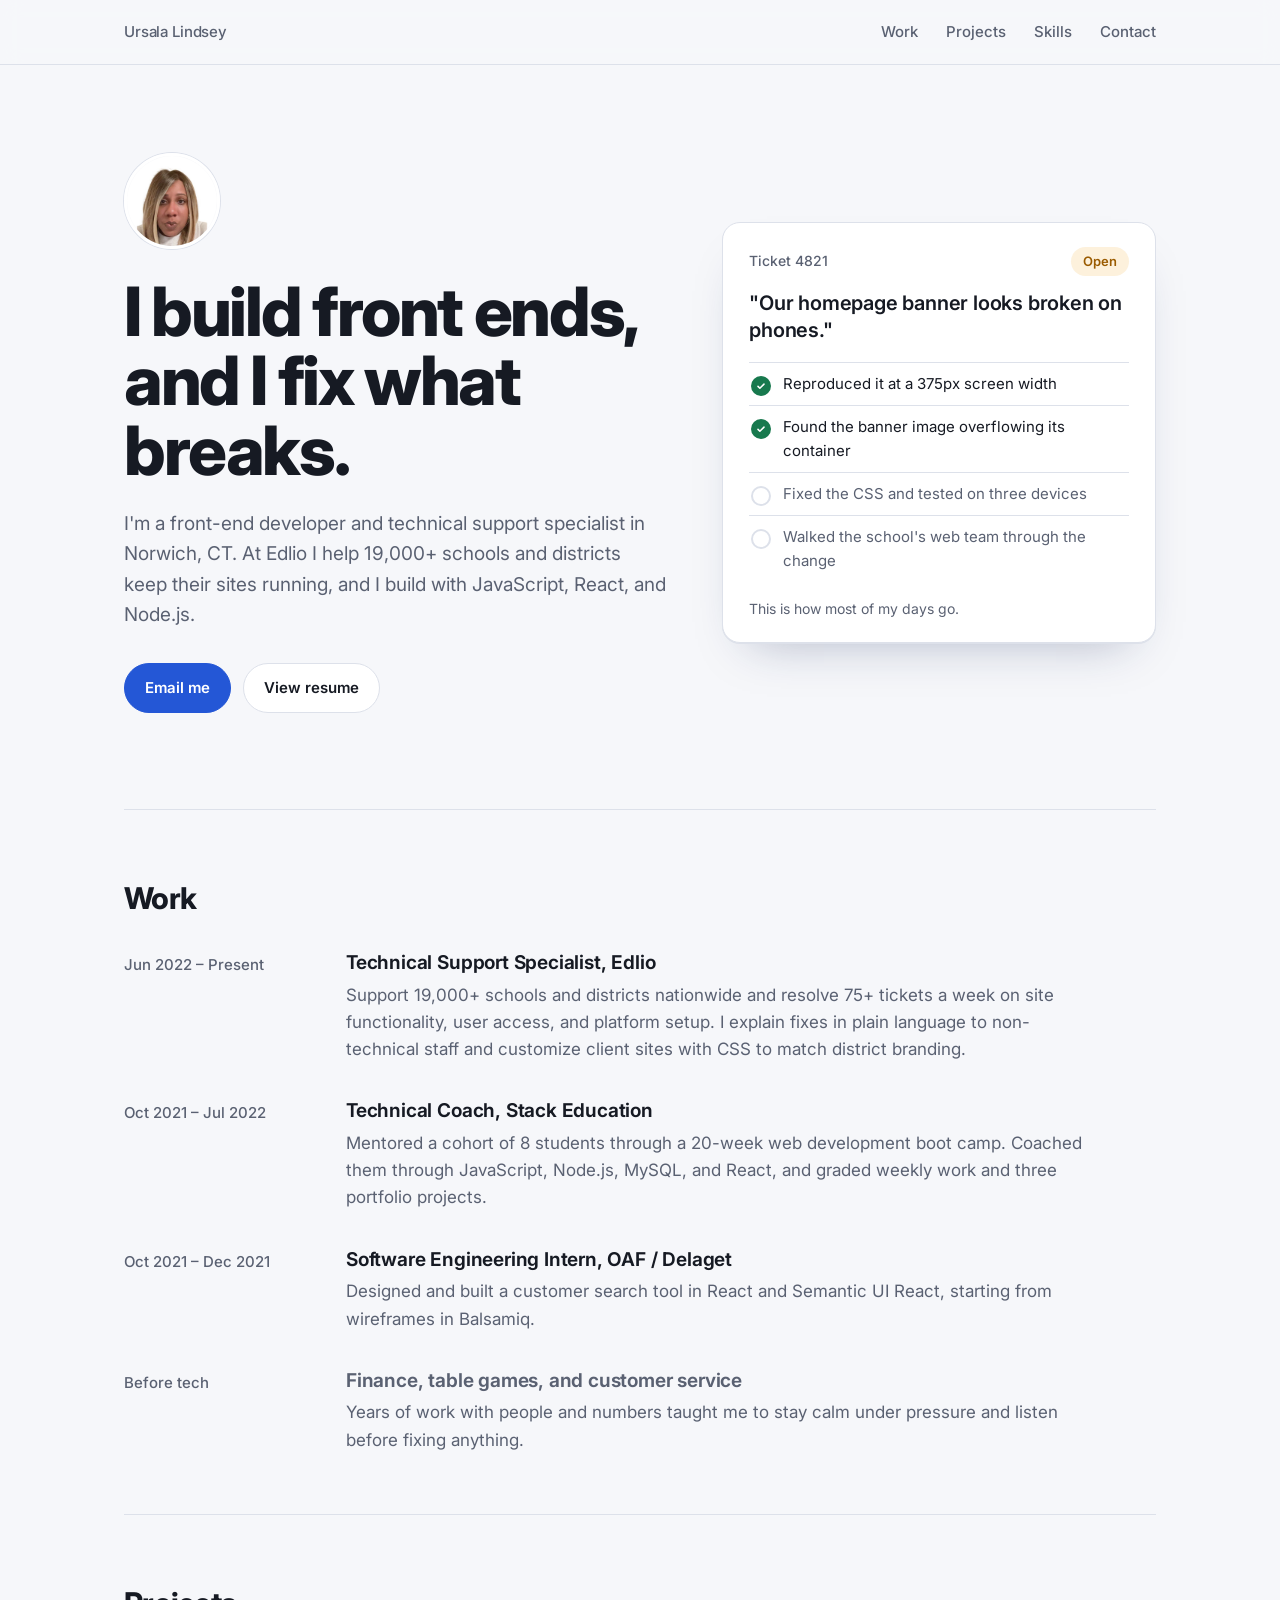
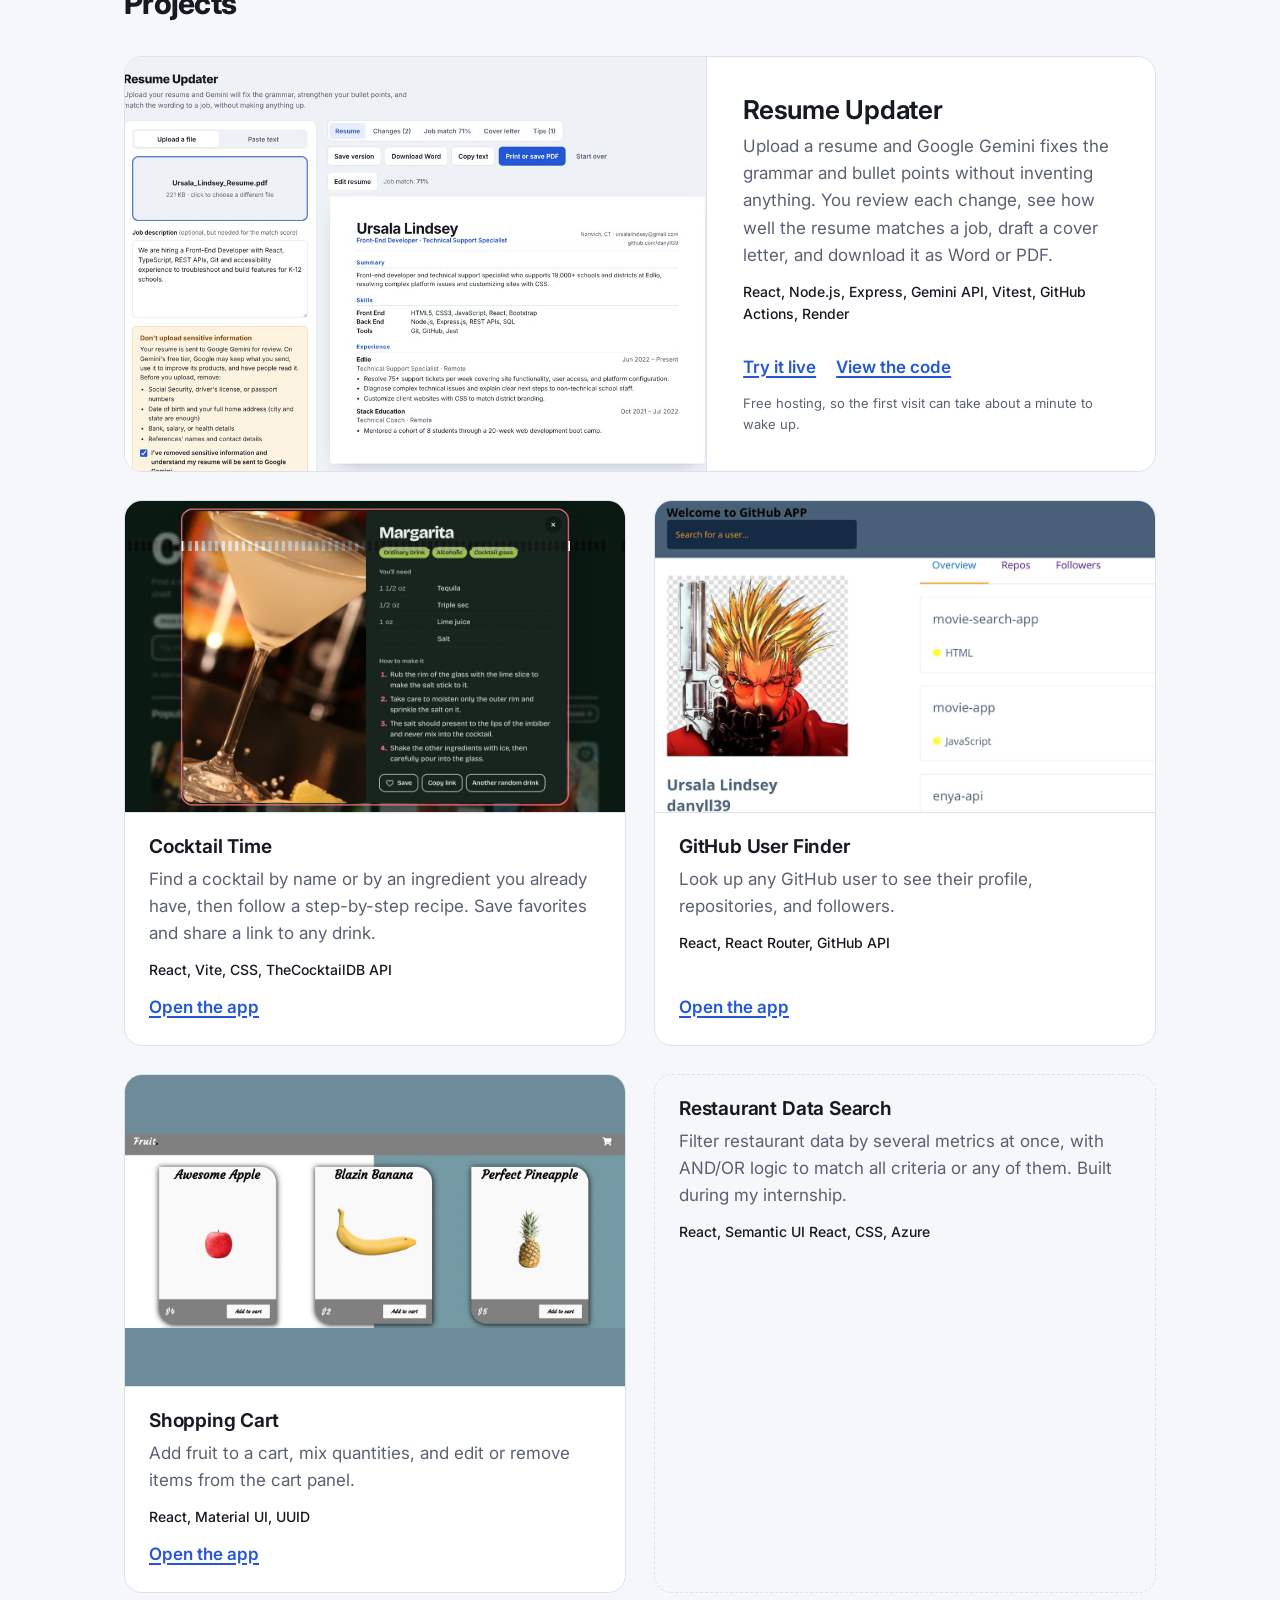
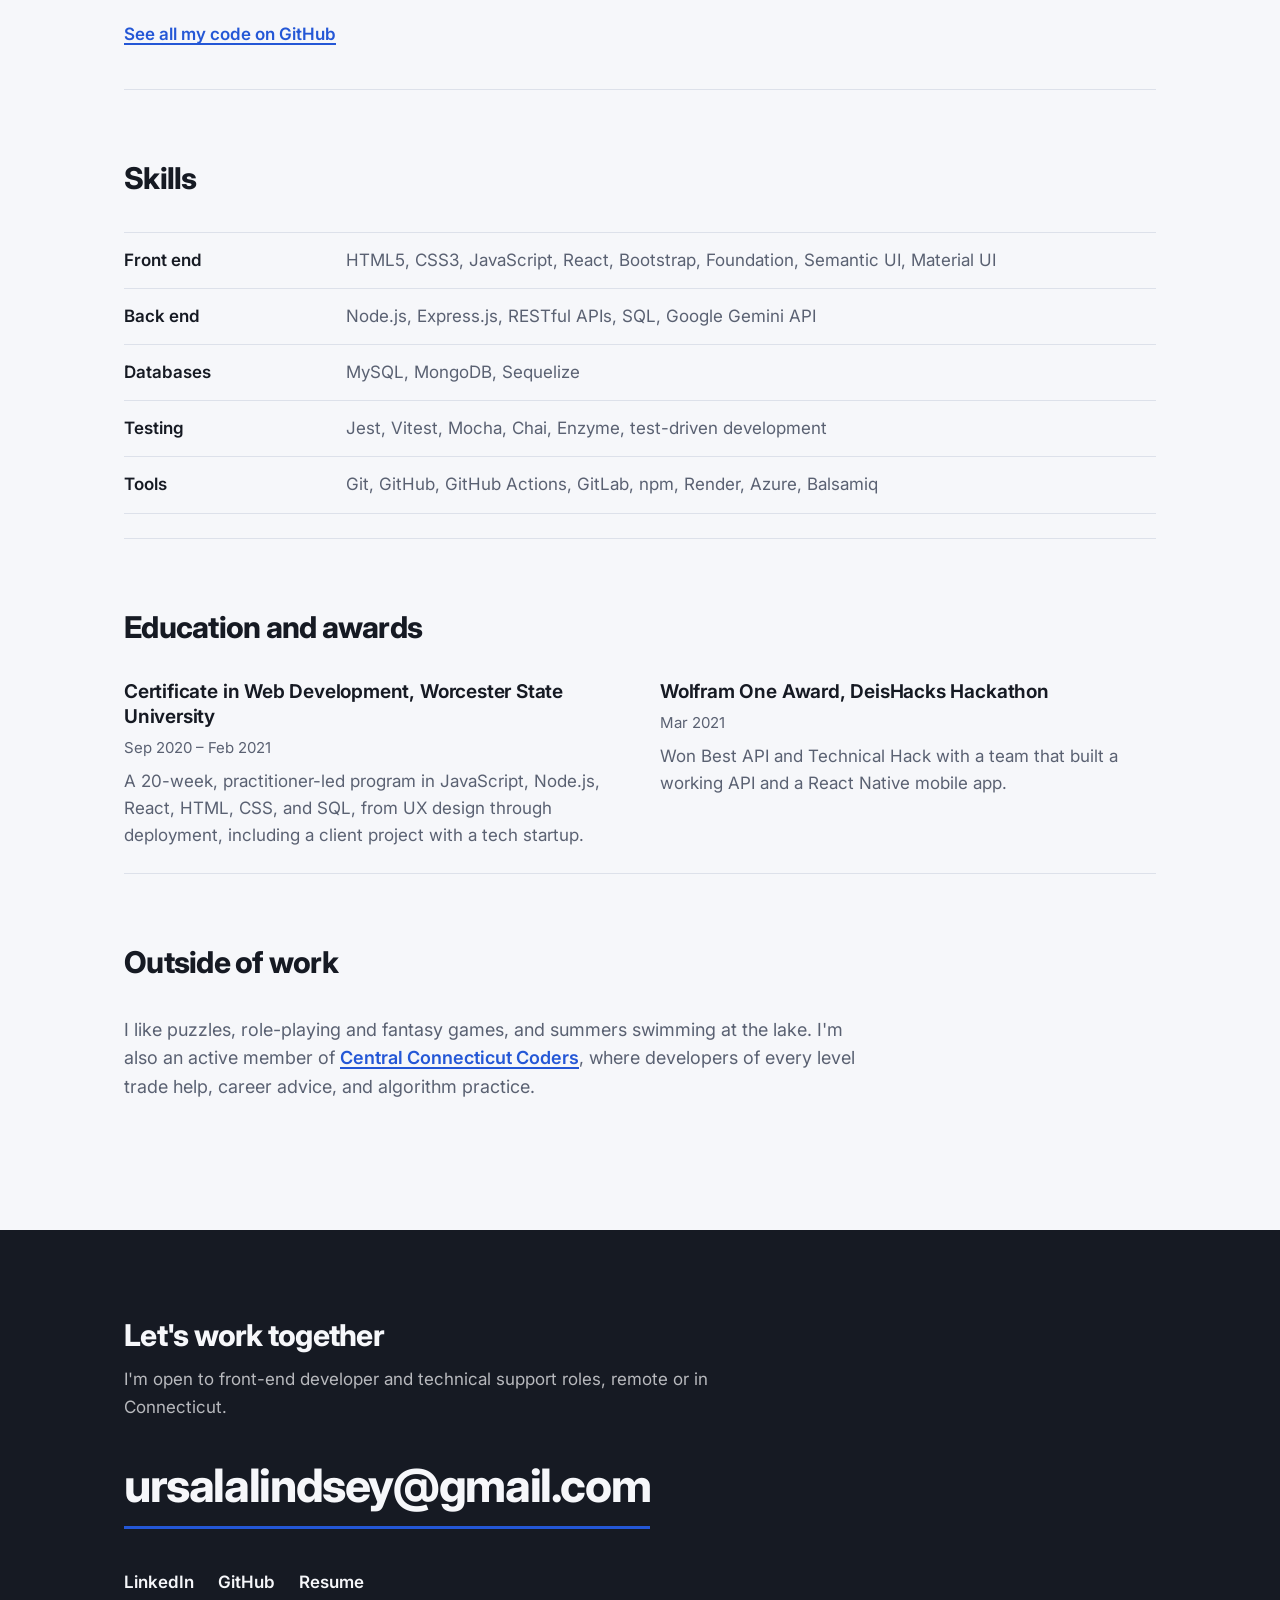
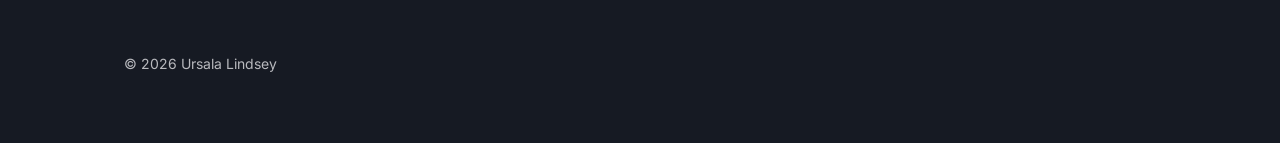
<file: index.html>
<!DOCTYPE html>
<html lang="en">
<head>
  <meta charset="UTF-8">
  <meta name="viewport" content="width=device-width, initial-scale=1.0">
  <title>Ursala Lindsey | Front-End Developer</title>
  <meta name="description" content="Ursala Lindsey is a front-end developer and technical support specialist in Norwich, CT, building with JavaScript, React, and Node.js.">
  <link rel="preconnect" href="https://fonts.googleapis.com">
  <link rel="preconnect" href="https://fonts.gstatic.com" crossorigin>
  <link href="https://fonts.googleapis.com/css2?family=Inter:wght@400;500;600;700;800&display=swap" rel="stylesheet">
  <link rel="stylesheet" href="styles.css">
</head>
<body>
  <a class="skip" href="#main">Skip to content</a>

  <header class="site-header">
    <div class="wrap nav">
      <a class="brand" href="#top">Ursala Lindsey</a>
      <nav aria-label="Main">
        <ul>
          <li><a href="#work">Work</a></li>
          <li><a href="#projects">Projects</a></li>
          <li><a href="#skills">Skills</a></li>
          <li><a href="#contact">Contact</a></li>
        </ul>
      </nav>
    </div>
  </header>

  <main id="main">
    <section class="hero wrap" id="top">
      <div class="hero-copy">
        <img class="avatar" src="images/ursala.jpg" alt="Ursala Lindsey" width="96" height="96">
        <h1>I build front ends, and I fix what breaks.</h1>
        <p class="lede">I'm a front-end developer and technical support specialist in Norwich, CT. At Edlio I help 19,000+ schools and districts keep their sites running, and I build with JavaScript, React, and Node.js.</p>
        <div class="actions">
          <a class="btn primary" href="mailto:ursalalindsey@gmail.com">Email me</a>
          <a class="btn" href="Ursala_Lindsey_Resume.pdf" target="_blank" rel="noopener">View resume</a>
        </div>
      </div>

      <aside class="ticket" aria-label="Example of how I work through a support ticket">
        <div class="ticket-top">
          <span class="ticket-id">Ticket 4821</span>
          <span class="status" data-status>Open</span>
        </div>
        <p class="ticket-issue">"Our homepage banner looks broken on phones."</p>
        <ol class="ticket-steps">
          <li>Reproduced it at a 375px screen width</li>
          <li>Found the banner image overflowing its container</li>
          <li>Fixed the CSS and tested on three devices</li>
          <li>Walked the school's web team through the change</li>
        </ol>
        <p class="ticket-note">This is how most of my days go.</p>
      </aside>
    </section>

    <section class="section wrap" id="work">
      <h2>Work</h2>
      <ol class="timeline">
        <li>
          <div class="when">Jun 2022 – Present</div>
          <div>
            <h3>Technical Support Specialist, Edlio</h3>
            <p>Support 19,000+ schools and districts nationwide and resolve 75+ tickets a week on site functionality, user access, and platform setup. I explain fixes in plain language to non-technical staff and customize client sites with CSS to match district branding.</p>
          </div>
        </li>
        <li>
          <div class="when">Oct 2021 – Jul 2022</div>
          <div>
            <h3>Technical Coach, Stack Education</h3>
            <p>Mentored a cohort of 8 students through a 20-week web development boot camp. Coached them through JavaScript, Node.js, MySQL, and React, and graded weekly work and three portfolio projects.</p>
          </div>
        </li>
        <li>
          <div class="when">Oct 2021 – Dec 2021</div>
          <div>
            <h3>Software Engineering Intern, OAF / Delaget</h3>
            <p>Designed and built a customer search tool in React and Semantic UI React, starting from wireframes in Balsamiq.</p>
          </div>
        </li>
        <li>
          <div class="when">Before tech</div>
          <div>
            <h3>Finance, table games, and customer service</h3>
            <p>Years of work with people and numbers taught me to stay calm under pressure and listen before fixing anything.</p>
          </div>
        </li>
      </ol>
    </section>

    <section class="section wrap" id="projects">
      <h2>Projects</h2>
      <div class="projects">
        <article class="project feature">
          <a class="shot" href="https://resume-updater-f62c.onrender.com/" target="_blank" rel="noopener">
            <img src="images/resume-updater.jpg" alt="Resume Updater showing an uploaded resume, a job description, and the fixed resume with a 71% job match" loading="lazy" width="1200" height="750">
          </a>
          <div class="project-body">
            <h3>Resume Updater</h3>
            <p>Upload a resume and Google Gemini fixes the grammar and bullet points without inventing anything. You review each change, see how well the resume matches a job, draft a cover letter, and download it as Word or PDF.</p>
            <p class="stack">React, Node.js, Express, Gemini API, Vitest, GitHub Actions, Render</p>
            <div class="links">
              <a class="link" href="https://resume-updater-f62c.onrender.com/" target="_blank" rel="noopener">Try it live</a>
              <a class="link" href="https://github.com/danyll39/resume-updater" target="_blank" rel="noopener">View the code</a>
            </div>
            <p class="note">Free hosting, so the first visit can take about a minute to wake up.</p>
          </div>
        </article>

        <article class="project">
          <a class="shot" href="https://cocktail-time.onrender.com/" target="_blank" rel="noopener">
            <img src="images/cocktail-time.jpg" alt="Cocktail Time recipe view for a Margarita with ingredients, steps, and save and share buttons" loading="lazy" width="1200" height="750">
          </a>
          <div class="project-body">
            <h3>Cocktail Time</h3>
            <p>Find a cocktail by name or by an ingredient you already have, then follow a step-by-step recipe. Save favorites and share a link to any drink.</p>
            <p class="stack">React, Vite, CSS, TheCocktailDB API</p>
            <a class="link" href="https://cocktail-time.onrender.com/" target="_blank" rel="noopener">Open the app</a>
          </div>
        </article>

        <article class="project">
          <a class="shot" href="https://danyll39.github.io/social-media-app/" target="_blank" rel="noopener">
            <img src="images/github-app.jpg" alt="GitHub user search app showing a profile and repositories" loading="lazy" width="1200" height="807">
          </a>
          <div class="project-body">
            <h3>GitHub User Finder</h3>
            <p>Look up any GitHub user to see their profile, repositories, and followers.</p>
            <p class="stack">React, React Router, GitHub API</p>
            <a class="link" href="https://danyll39.github.io/social-media-app/" target="_blank" rel="noopener">Open the app</a>
          </div>
        </article>

        <article class="project">
          <a class="shot contain" href="https://danyll39.github.io/react-shopping-cart/" target="_blank" rel="noopener">
            <img src="images/shopping-cart.jpg" alt="Shopping cart app with apple, banana, and pineapple cards" loading="lazy" width="1400" height="544">
          </a>
          <div class="project-body">
            <h3>Shopping Cart</h3>
            <p>Add fruit to a cart, mix quantities, and edit or remove items from the cart panel.</p>
            <p class="stack">React, Material UI, UUID</p>
            <a class="link" href="https://danyll39.github.io/react-shopping-cart/" target="_blank" rel="noopener">Open the app</a>
          </div>
        </article>

        <article class="project text-only">
          <div class="project-body">
            <h3>Restaurant Data Search</h3>
            <p>Filter restaurant data by several metrics at once, with AND/OR logic to match all criteria or any of them. Built during my internship.</p>
            <p class="stack">React, Semantic UI React, CSS, Azure</p>
          </div>
        </article>
      </div>
      <p class="more"><a class="link" href="https://github.com/danyll39?tab=repositories" target="_blank" rel="noopener">See all my code on GitHub</a></p>
    </section>

    <section class="section wrap" id="skills">
      <h2>Skills</h2>
      <dl class="skills">
        <div><dt>Front end</dt><dd>HTML5, CSS3, JavaScript, React, Bootstrap, Foundation, Semantic UI, Material UI</dd></div>
        <div><dt>Back end</dt><dd>Node.js, Express.js, RESTful APIs, SQL, Google Gemini API</dd></div>
        <div><dt>Databases</dt><dd>MySQL, MongoDB, Sequelize</dd></div>
        <div><dt>Testing</dt><dd>Jest, Vitest, Mocha, Chai, Enzyme, test-driven development</dd></div>
        <div><dt>Tools</dt><dd>Git, GitHub, GitHub Actions, GitLab, npm, Render, Azure, Balsamiq</dd></div>
      </dl>
    </section>

    <section class="section wrap" id="education">
      <h2>Education and awards</h2>
      <div class="edu">
        <div>
          <h3>Certificate in Web Development, Worcester State University</h3>
          <p class="when">Sep 2020 – Feb 2021</p>
          <p>A 20-week, practitioner-led program in JavaScript, Node.js, React, HTML, CSS, and SQL, from UX design through deployment, including a client project with a tech startup.</p>
        </div>
        <div>
          <h3>Wolfram One Award, DeisHacks Hackathon</h3>
          <p class="when">Mar 2021</p>
          <p>Won Best API and Technical Hack with a team that built a working API and a React Native mobile app.</p>
        </div>
      </div>
    </section>

    <section class="section wrap" id="about">
      <h2>Outside of work</h2>
      <p class="about">I like puzzles, role-playing and fantasy games, and summers swimming at the lake. I'm also an active member of <a class="link" href="https://www.meetup.com/central-connecticut-coders/" target="_blank" rel="noopener">Central Connecticut Coders</a>, where developers of every level trade help, career advice, and algorithm practice.</p>
    </section>
  </main>

  <footer class="contact" id="contact">
    <div class="wrap">
      <h2>Let's work together</h2>
      <p>I'm open to front-end developer and technical support roles, remote or in Connecticut.</p>
      <a class="email" href="mailto:ursalalindsey@gmail.com">ursalalindsey@gmail.com</a>
      <ul class="social">
        <li><a href="https://www.linkedin.com/in/ursala-lindsey" target="_blank" rel="noopener">LinkedIn</a></li>
        <li><a href="https://github.com/danyll39" target="_blank" rel="noopener">GitHub</a></li>
        <li><a href="Ursala_Lindsey_Resume.pdf" target="_blank" rel="noopener">Resume</a></li>
      </ul>
      <p class="copy">© <span data-year>2026</span> Ursala Lindsey</p>
    </div>
  </footer>

  <script src="scripts.js"></script>
</body>
</html>
</file>
<file: styles.css>
:root {
  --paper: #f6f7fa;
  --surface: #ffffff;
  --ink: #161a23;
  --muted: #5a6172;
  --rule: #dde1ea;
  --blue: #2457d6;
  --blue-soft: #e8eefc;
  --green: #18794e;
  --green-soft: #e3f4ea;
  --amber: #9a5b00;
  --amber-soft: #fdf1dc;
  --radius-lg: 18px;
  --radius-sm: 8px;
  --wrap: 1080px;
}

@media (prefers-color-scheme: dark) {
  :root {
    --paper: #12151c;
    --surface: #1a1e28;
    --ink: #eef0f5;
    --muted: #a3aaba;
    --rule: #2c3241;
    --blue: #7ea2ff;
    --blue-soft: #1e2a4a;
    --green: #5fd39a;
    --green-soft: #173527;
    --amber: #f3bb5c;
    --amber-soft: #3a2c12;
  }
}

* { box-sizing: border-box; }

html { scroll-behavior: smooth; }

body {
  margin: 0;
  background: var(--paper);
  color: var(--ink);
  font-family: "Inter", system-ui, -apple-system, sans-serif;
  font-size: 17px;
  line-height: 1.6;
  -webkit-font-smoothing: antialiased;
}

img { max-width: 100%; display: block; }

a { color: inherit; }

:focus-visible { outline: 3px solid var(--blue); outline-offset: 3px; border-radius: 4px; }

.skip {
  position: absolute; left: -999px; top: 8px;
  background: var(--ink); color: var(--paper); padding: 8px 14px; border-radius: var(--radius-sm);
}
.skip:focus { left: 16px; z-index: 20; }

.wrap { max-width: var(--wrap); margin: 0 auto; padding: 0 24px; }

/* Header */
.site-header {
  position: sticky; top: 0; z-index: 10;
  background: color-mix(in srgb, var(--paper) 88%, transparent);
  backdrop-filter: saturate(1.4) blur(10px);
  border-bottom: 1px solid var(--rule);
}
.nav { display: flex; align-items: center; justify-content: space-between; height: 64px; }
.brand { font-weight: 700; text-decoration: none; letter-spacing: -0.01em; }
.nav ul { display: flex; gap: 28px; list-style: none; margin: 0; padding: 0; }
.nav a { text-decoration: none; color: var(--muted); font-weight: 500; font-size: 15px; }
.nav ul a:hover { color: var(--ink); }

/* Hero */
.hero {
  display: grid;
  grid-template-columns: 1.25fr 1fr;
  gap: 56px;
  align-items: center;
  padding-top: 88px;
  padding-bottom: 96px;
}
.avatar { width: 96px; height: 96px; border-radius: 50%; object-fit: cover; margin-bottom: 28px; border: 3px solid var(--surface); box-shadow: 0 0 0 1px var(--rule); }
h1 {
  font-size: clamp(40px, 6vw, 68px);
  line-height: 1.02;
  letter-spacing: -0.035em;
  font-weight: 800;
  margin: 0 0 24px;
  max-width: 13ch;
}
.lede { font-size: 19px; color: var(--muted); max-width: 52ch; margin: 0 0 32px; }
.actions { display: flex; gap: 12px; flex-wrap: wrap; }
.btn {
  display: inline-block; padding: 12px 20px; border-radius: 999px;
  text-decoration: none; font-weight: 600; font-size: 15px;
  border: 1px solid var(--rule); background: var(--surface);
}
.btn:hover { border-color: var(--muted); }
.btn.primary { background: var(--blue); border-color: var(--blue); color: #fff; }
.btn.primary:hover { filter: brightness(1.08); }
@media (prefers-color-scheme: dark) { .btn.primary { color: #0d1430; } }

/* The ticket: the one memorable moment */
.ticket {
  background: var(--surface);
  border: 1px solid var(--rule);
  border-radius: var(--radius-lg);
  padding: 24px 26px 22px;
  box-shadow: 0 1px 0 var(--rule), 0 24px 48px -28px rgba(22, 40, 90, 0.35);
}
.ticket-top { display: flex; justify-content: space-between; align-items: center; margin-bottom: 14px; }
.ticket-id { font-size: 14px; color: var(--muted); font-weight: 500; }
.status {
  font-size: 13px; font-weight: 600; padding: 4px 12px; border-radius: 999px;
  background: var(--amber-soft); color: var(--amber);
  transition: background-color .4s ease, color .4s ease;
}
.status.resolved { background: var(--green-soft); color: var(--green); }
.ticket-issue { font-size: 20px; font-weight: 600; line-height: 1.35; margin: 0 0 18px; letter-spacing: -0.01em; }
.ticket-steps { list-style: none; margin: 0; padding: 0; counter-reset: step; }
.ticket-steps li {
  position: relative; padding: 9px 0 9px 34px; font-size: 15px; color: var(--muted);
  border-top: 1px solid var(--rule);
}
.ticket-steps li::before {
  content: ""; position: absolute; left: 2px; top: 13px;
  width: 16px; height: 16px; border-radius: 50%; border: 2px solid var(--rule);
  transition: background-color .3s ease, border-color .3s ease;
}
.ticket-steps li.done { color: var(--ink); }
.ticket-steps li.done::before {
  border-color: var(--green); background: var(--green);
  background-image: url("data:image/svg+xml,%3Csvg xmlns='http://www.w3.org/2000/svg' viewBox='0 0 16 16'%3E%3Cpath d='M4 8.5l2.5 2.5L12 5.5' fill='none' stroke='white' stroke-width='2' stroke-linecap='round' stroke-linejoin='round'/%3E%3C/svg%3E");
  background-size: 12px; background-position: center; background-repeat: no-repeat;
}
.ticket-note { margin: 16px 0 0; font-size: 14px; color: var(--muted); }

/* Sections */
.section {
  padding-top: 72px; padding-bottom: 24px;
  background: linear-gradient(var(--rule), var(--rule)) no-repeat center top / calc(100% - 48px) 1px;
}
h2 { font-size: 30px; letter-spacing: -0.025em; line-height: 1.15; margin: 0 0 36px; font-weight: 750; }
h3 { font-size: 19px; letter-spacing: -0.01em; line-height: 1.3; margin: 0 0 6px; font-weight: 650; }
.section p { max-width: 68ch; }

/* Timeline (real sequence) */
.timeline { list-style: none; margin: 0; padding: 0; }
.timeline li {
  display: grid; grid-template-columns: 190px 1fr; gap: 32px;
  padding: 0 0 36px;
}
.timeline .when { color: var(--muted); font-size: 15px; font-weight: 500; padding-top: 2px; }
.timeline p { margin: 0; color: var(--muted); }
.timeline li:last-child h3 { color: var(--muted); }

/* Projects */
.projects { display: grid; grid-template-columns: repeat(2, 1fr); gap: 28px; }
.project {
  display: flex; flex-direction: column;
  background: var(--surface); border: 1px solid var(--rule); border-radius: var(--radius-lg);
  overflow: hidden;
}
.project.feature { grid-column: 1 / -1; display: grid; grid-template-columns: 1.3fr 1fr; }
.shot { display: block; background: var(--blue-soft); aspect-ratio: 16 / 10; overflow: hidden; border-bottom: 1px solid var(--rule); }
.project.feature .shot { aspect-ratio: auto; height: 100%; border-bottom: 0; border-right: 1px solid var(--rule); }
.shot img { width: 100%; height: 100%; object-fit: cover; object-position: top center; }
.project-body { padding: 22px 24px 24px; display: flex; flex-direction: column; flex: 1; }
.project.feature .project-body { padding: 36px; justify-content: center; }
.project.feature h3 { font-size: 26px; }
.project-body p { margin: 0 0 12px; color: var(--muted); }
.project-body .stack { font-size: 14px; color: var(--ink); font-weight: 500; }
.project-body .link { margin-top: auto; }
.project.feature .project-body .link { margin-top: 8px; }
.project.feature.flip { grid-template-columns: 1fr 1.3fr; }
.project.feature.flip .shot { order: 2; border-right: 0; border-left: 1px solid var(--rule); max-height: 460px; }
.project.feature.flip .shot img { object-position: center 70%; }
.shot.contain { background: #6e8b99; }
.shot.contain img { object-fit: contain; object-position: center; }
.project.text-only { background: transparent; border-style: dashed; }
.sub { margin: 48px 0 18px; font-size: 20px; }
.project-body .links { display: flex; flex-wrap: wrap; gap: 20px; margin-top: auto; }
.project.feature .project-body .links { margin-top: 8px; }
.project-body .links .link { margin-top: 0; }
.project-body .note { font-size: 13px; margin: 12px 0 0; }

.projects.single { grid-template-columns: 1fr; max-width: calc(50% - 14px); }
@media (max-width: 640px) { .projects.single { max-width: none; } }

.link { color: var(--blue); font-weight: 600; text-decoration: underline; text-decoration-thickness: 1.5px; text-underline-offset: 3px; }
.link:hover { text-decoration-thickness: 2.5px; }
.more { margin-top: 28px; }

/* Skills */
.skills { margin: 0; }
.skills div { display: grid; grid-template-columns: 190px 1fr; gap: 32px; padding: 14px 0; border-top: 1px solid var(--rule); }
.skills div:last-child { border-bottom: 1px solid var(--rule); }
.skills dt { font-weight: 600; }
.skills dd { margin: 0; color: var(--muted); }

/* Education */
.edu { display: grid; grid-template-columns: 1fr 1fr; gap: 40px; }
.edu .when { color: var(--muted); font-size: 15px; margin: 0 0 8px; }
.edu p { margin: 0; }
.edu p:last-child { color: var(--muted); }
.about { color: var(--muted); font-size: 18px; margin: 0 0 56px; }

/* Contact */
.contact { background: var(--ink); color: var(--paper); padding: 88px 0 40px; margin-top: 48px; }
.contact h2 { margin-bottom: 14px; }
.contact p { color: color-mix(in srgb, var(--paper) 72%, transparent); margin: 0 0 28px; max-width: 60ch; }
.email {
  display: inline-block; font-size: clamp(24px, 4.4vw, 46px); font-weight: 750; letter-spacing: -0.03em;
  text-decoration: none; border-bottom: 3px solid var(--blue); padding-bottom: 4px; word-break: break-word;
}
.email:hover { color: var(--blue); }
.social { display: flex; gap: 24px; list-style: none; padding: 0; margin: 40px 0 56px; }
.social a { font-weight: 600; text-decoration: none; }
.social a:hover { text-decoration: underline; text-underline-offset: 4px; }
.copy { font-size: 14px; }
@media (prefers-color-scheme: dark) {
  .contact { background: #0a0c11; color: var(--ink); }
  .contact p { color: var(--muted); }
}

/* Responsive */
@media (max-width: 860px) {
  .hero { grid-template-columns: 1fr; gap: 40px; padding-top: 56px; padding-bottom: 64px; }
  .project.feature, .project.feature.flip { grid-template-columns: 1fr; }
  .project.feature .shot, .project.feature.flip .shot { order: 0; aspect-ratio: 16 / 10; height: auto; border-right: 0; border-left: 0; border-bottom: 1px solid var(--rule); }
  .project.feature .project-body { padding: 24px; }
  .edu { grid-template-columns: 1fr; gap: 28px; }
}
@media (max-width: 640px) {
  body { font-size: 16px; }
  .wrap { padding: 0 16px; }
  .nav ul { gap: 16px; }
  .nav ul li:nth-child(3) { display: none; }
  .projects { grid-template-columns: 1fr; }
  .timeline li, .skills div { grid-template-columns: 1fr; gap: 4px; }
  .section { padding-top: 56px; background-size: calc(100% - 32px) 1px; }
  h2 { font-size: 26px; margin-bottom: 28px; }
}
@media (max-width: 400px) {
  .brand { font-size: 15px; }
  .nav ul { gap: 12px; }
  .nav a { font-size: 14px; }
}

@media (prefers-reduced-motion: reduce) {
  html { scroll-behavior: auto; }
  * { transition: none !important; }
}
</file>
